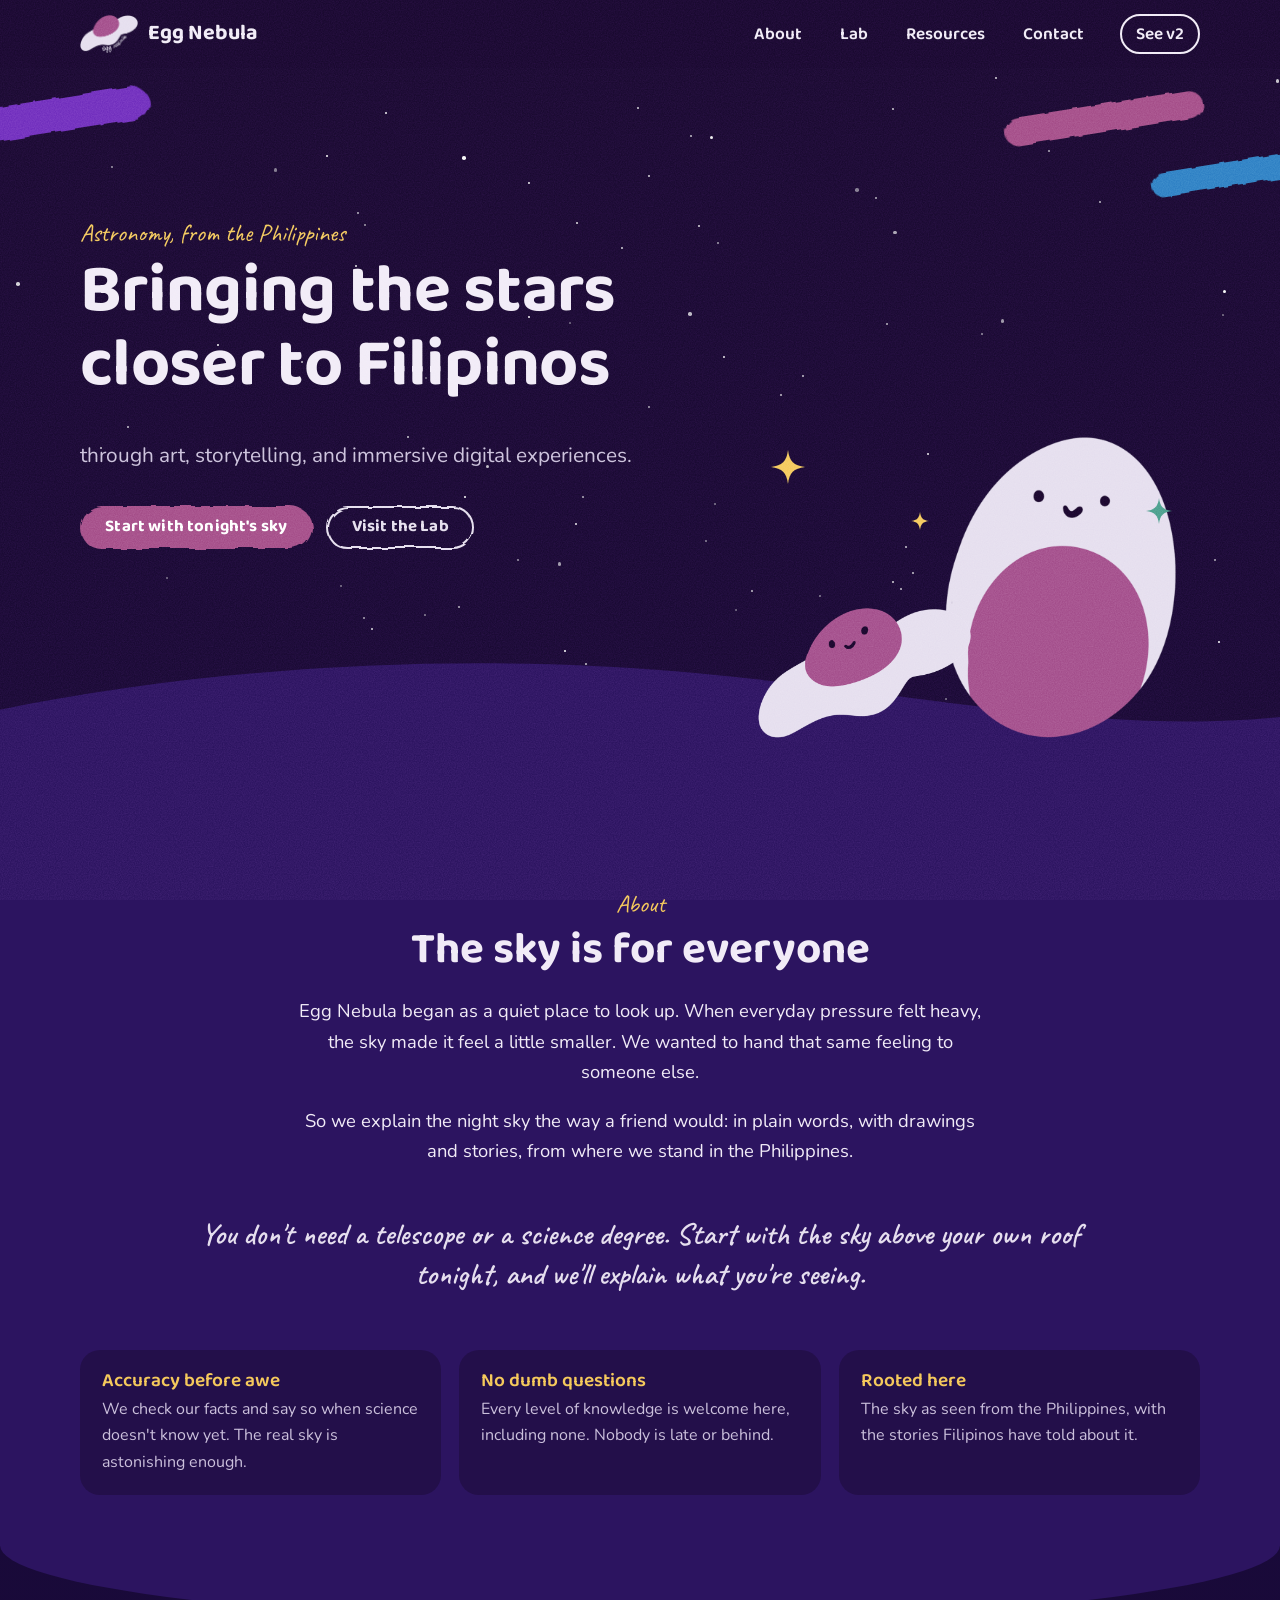
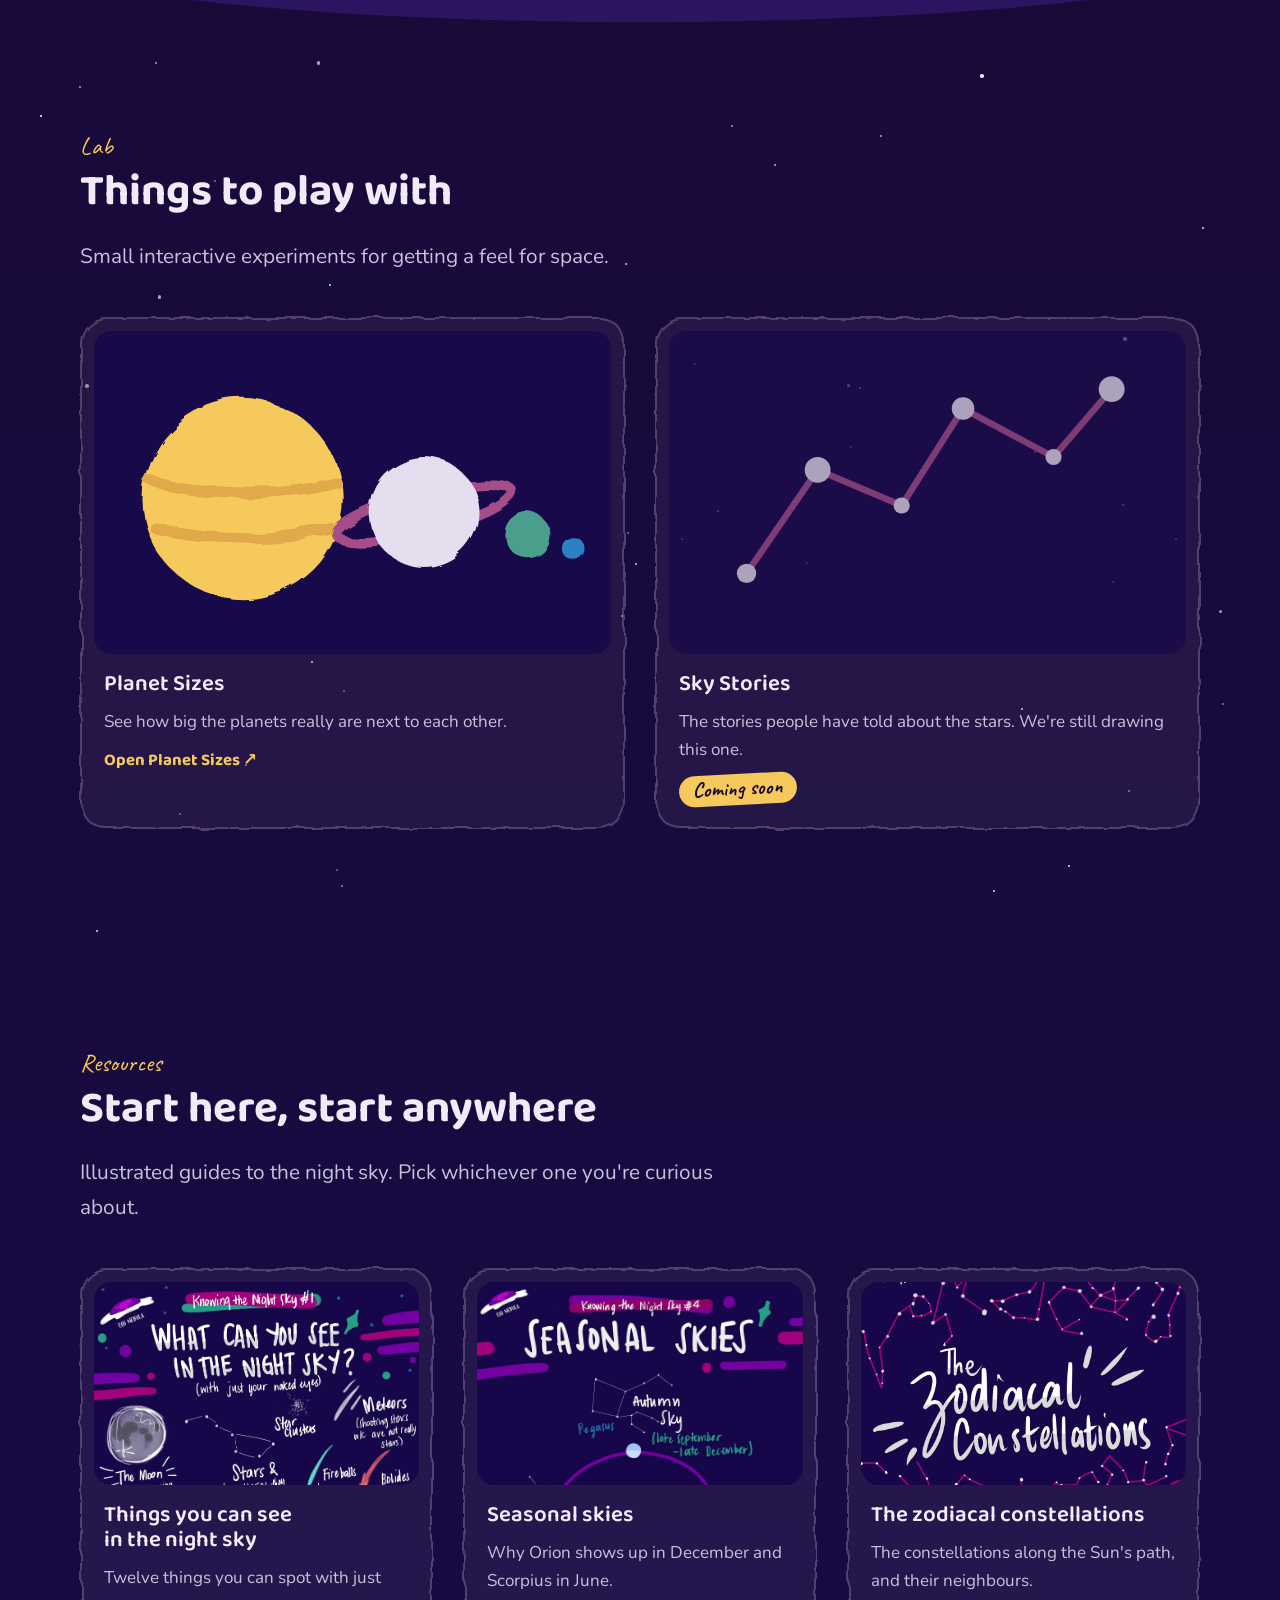
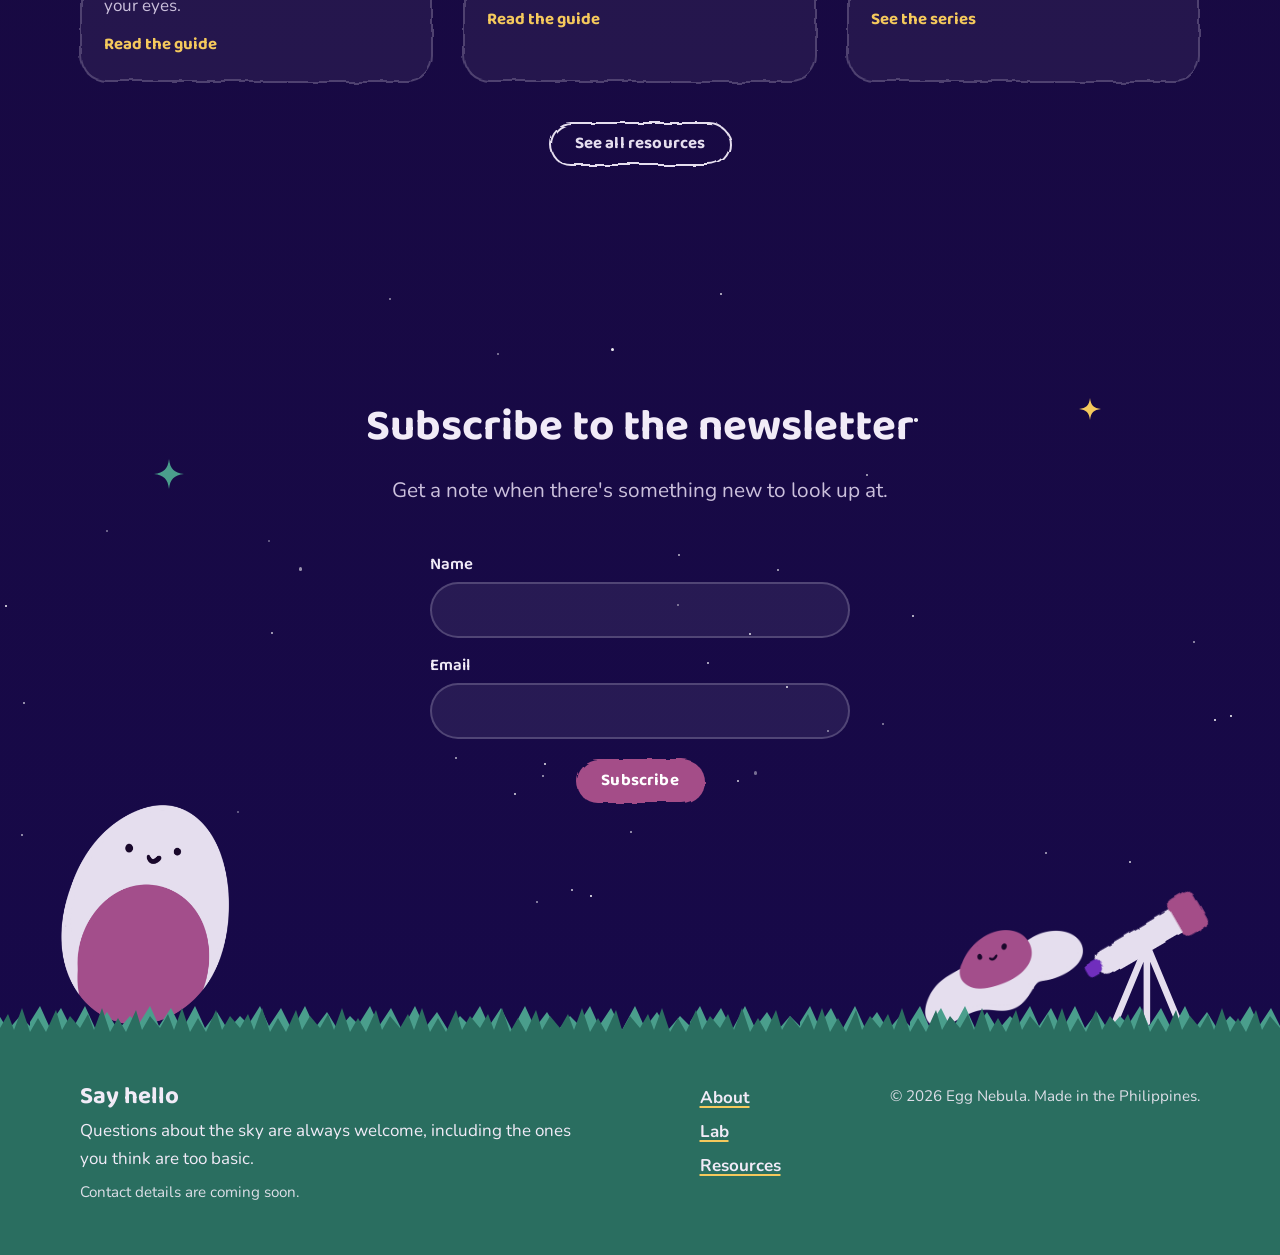
<file: index.html>
<!doctype html>
<html lang="en">
<head>
  <meta charset="utf-8">
  <meta name="viewport" content="width=device-width, initial-scale=1">
  <title>Egg Nebula · Bringing the stars closer to Filipinos</title>
  <meta name="description" content="Egg Nebula explains the night sky warmly, through art, storytelling and digital experiences, for every Filipino who has ever looked up and wondered.">
  <link rel="icon" href="assets/logo-mark.png">
  <link rel="preconnect" href="https://fonts.googleapis.com">
  <link rel="preconnect" href="https://fonts.gstatic.com" crossorigin>
  <link href="https://fonts.googleapis.com/css2?family=Baloo+2:wght@600;700&family=Caveat:wght@600;700&family=Nunito:wght@400;600;700&display=swap" rel="stylesheet">
  <link rel="stylesheet" href="css/styles.css">
  <link rel="stylesheet" href="version-swap.css">
  <script src="version-swap.js"></script>
</head>
<body>
  <a class="skip-link" href="#main">Skip to content</a>

  <svg class="svg-defs" aria-hidden="true" focusable="false">
    <defs>
      <filter id="rough" x="-5%" y="-20%" width="110%" height="140%">
        <feTurbulence type="fractalNoise" baseFrequency="0.035" numOctaves="3" seed="4" result="noise"/>
        <feDisplacementMap in="SourceGraphic" in2="noise" scale="7"/>
      </filter>
      <symbol id="sparkle" viewBox="0 0 24 24">
        <path d="M12 0c1 8 4 11 12 12-8 1-11 4-12 12-1-8-4-11-12-12 8-1 11-4 12-12z"/>
      </symbol>
    </defs>
  </svg>

  <header class="site-header">
    <div class="wrap">
      <a class="brand" href="index.html" aria-label="Egg Nebula, home">
        <img src="assets/logo-mark.png" alt="" width="480" height="309">
        <span>Egg Nebula</span>
      </a>
      <button class="nav-toggle" type="button" aria-expanded="false" aria-controls="site-nav">Menu</button>
      <nav class="site-nav" id="site-nav" aria-label="Main">
        <ul>
          <li><a href="#about">About</a></li>
          <li><a href="#lab">Lab</a></li>
          <li><a href="resources.html">Resources</a></li>
          <li><a href="#contact">Contact</a></li>
          <li><a class="version-link" href="v2/">See v2</a></li>
        </ul>
      </nav>
    </div>
  </header>

  <main id="main">
    <section class="hero">
      <div class="stars" data-count="90"></div>
      <span class="streak" style="--c: var(--violet); --w: 260px; left: -110px; top: 5%"></span>
      <span class="streak" style="--c: var(--magenta); --w: 200px; --h: 28px; right: 6%; top: 5%"></span>
      <span class="streak" style="--c: var(--blue); --w: 170px; --h: 24px; right: -40px; top: 13%"></span>

      <div class="wrap">
        <div class="hero-copy">
          <p class="eyebrow">Astronomy, from the Philippines</p>
          <h1>Bringing the stars closer to Filipinos</h1>
          <p class="lead">through art, storytelling, and immersive digital experiences.</p>
          <div class="hero-actions">
            <a class="btn" href="resources.html">Start with tonight's sky</a>
            <a class="btn btn--ghost" href="#lab">Visit the Lab</a>
          </div>
        </div>

        <div class="hero-scene" aria-hidden="true">
          <svg class="sparkle" style="--s: 34px; left: 8%; top: 4%"><use href="#sparkle"/></svg>
          <svg class="sparkle sparkle--teal" style="--s: 26px; --d: 1.5s; right: 6%; top: 18%"><use href="#sparkle"/></svg>
          <svg class="sparkle" style="--s: 18px; --d: 3s; left: 38%; top: 22%"><use href="#sparkle"/></svg>
          <img class="sunny" src="assets/mascots/sunny-trim.png" alt="" width="720" height="443">
          <img class="nilly" src="assets/mascots/nilly-trim.png" alt="" width="640" height="833">
        </div>
      </div>

      <svg class="hill" viewBox="0 0 1440 140" preserveAspectRatio="none" aria-hidden="true">
        <path d="M0 62C240 14 520 0 760 20c280 24 480 70 680 50v70H0z"/>
      </svg>
    </section>

    <section class="section about" id="about">
      <div class="wrap">
        <p class="eyebrow">About</p>
        <h2>The sky is for everyone</h2>
        <!-- TODO: draft copy based on the brand report. Rewrite in your own words. -->
        <div class="about-copy">
          <p>Egg Nebula began as a quiet place to look up. When everyday pressure felt heavy, the sky made it feel a little smaller. We wanted to hand that same feeling to someone else.</p>
          <p>So we explain the night sky the way a friend would: in plain words, with drawings and stories, from where we stand in the Philippines.</p>
        </div>
        <blockquote>
          You don't need a telescope or a science degree. Start with the sky above your own roof tonight, and we'll explain what you're seeing.
        </blockquote>

        <ul class="values">
          <li>
            <h3>Accuracy before awe</h3>
            <p>We check our facts and say so when science doesn't know yet. The real sky is astonishing enough.</p>
          </li>
          <li>
            <h3>No dumb questions</h3>
            <p>Every level of knowledge is welcome here, including none. Nobody is late or behind.</p>
          </li>
          <li>
            <h3>Rooted here</h3>
            <p>The sky as seen from the Philippines, with the stories Filipinos have told about it.</p>
          </li>
        </ul>
      </div>
    </section>

    <section class="section" id="lab">
      <div class="stars" data-count="50"></div>
      <div class="wrap">
        <div class="section-head">
          <p class="eyebrow">Lab</p>
          <h2>Things to play with</h2>
          <p class="lead">Small interactive experiments for getting a feel for space.</p>
        </div>

        <div class="cards cards--2">
          <a class="card" href="https://lab.eggnebula.com/planet-sizes" target="_blank" rel="noopener">
            <div class="card-art">
              <svg viewBox="0 0 320 200" preserveAspectRatio="xMidYMid slice" aria-hidden="true">
                <rect width="320" height="200" fill="#17094a"/>
                <g filter="url(#rough)">
                  <circle cx="92" cy="104" r="62" fill="#f5c95c"/>
                  <path d="M34 92c36 10 80 12 116 2M38 122c34 8 76 8 108 0" stroke="#e0a94a" stroke-width="7" fill="none" stroke-linecap="round"/>
                  <ellipse cx="204" cy="112" rx="56" ry="12" fill="none" stroke="#a44d88" stroke-width="6" transform="rotate(-14 204 112)"/>
                  <circle cx="204" cy="112" r="34" fill="#e5deee"/>
                  <circle cx="268" cy="126" r="14" fill="#4a9e8c"/>
                  <circle cx="296" cy="134" r="7" fill="#2f80c4"/>
                </g>
              </svg>
            </div>
            <div class="card-body">
              <h3>Planet Sizes</h3>
              <p>See how big the planets really are next to each other.</p>
              <span class="card-link">Open Planet Sizes <span aria-hidden="true">↗</span><span class="visually-hidden">(opens in a new tab)</span></span>
            </div>
          </a>

          <div class="card card--soon">
            <div class="card-art">
              <svg viewBox="0 0 320 200" preserveAspectRatio="xMidYMid slice" aria-hidden="true">
                <rect width="320" height="200" fill="#17094a"/>
                <path d="M48 150l44-64 52 22 38-60 56 30 36-42" fill="none" stroke="#a44d88" stroke-width="4" stroke-linejoin="round" stroke-linecap="round"/>
                <g fill="#e5deee">
                  <circle cx="48" cy="150" r="6"/><circle cx="92" cy="86" r="8"/><circle cx="144" cy="108" r="5"/>
                  <circle cx="182" cy="48" r="7"/><circle cx="238" cy="78" r="5"/><circle cx="274" cy="36" r="8"/>
                </g>
              </svg>
            </div>
            <div class="card-body">
              <h3>Sky Stories</h3>
              <p>The stories people have told about the stars. We're still drawing this one.</p>
              <span class="tag">Coming soon</span>
            </div>
          </div>
        </div>
      </div>
    </section>

    <section class="section" id="resources">
      <div class="wrap">
        <div class="section-head">
          <p class="eyebrow">Resources</p>
          <h2>Start here, start anywhere</h2>
          <p class="lead">Illustrated guides to the night sky. Pick whichever one you're curious about.</p>
        </div>

        <div class="cards cards--3">
          <a class="card" href="resources.html#night-sky">
            <div class="card-art"><img src="assets/knowing-the-night-sky/things-you-can-see.jpg" alt="" loading="lazy" width="1582" height="2048"></div>
            <div class="card-body">
              <h3>Things you can see in the night sky</h3>
              <p>Twelve things you can spot with just your eyes.</p>
              <span class="card-link">Read the guide</span>
            </div>
          </a>
          <a class="card" href="resources.html#seasonal-skies">
            <div class="card-art"><img src="assets/knowing-the-night-sky/seasonal-skies.jpg" alt="" loading="lazy" width="1448" height="2048"></div>
            <div class="card-body">
              <h3>Seasonal skies</h3>
              <p>Why Orion shows up in December and Scorpius in June.</p>
              <span class="card-link">Read the guide</span>
            </div>
          </a>
          <a class="card" href="resources.html#zodiac">
            <div class="card-art"><img src="assets/zodiac/1.jpg" alt="" loading="lazy" width="2048" height="2048" style="object-position: center"></div>
            <div class="card-body">
              <h3>The zodiacal constellations</h3>
              <p>The constellations along the Sun's path, and their neighbours.</p>
              <span class="card-link">See the series</span>
            </div>
          </a>
        </div>

        <p class="section-foot"><a class="btn btn--ghost" href="resources.html">See all resources</a></p>
      </div>
    </section>

    <section class="section newsletter" id="newsletter">
      <div class="stars" data-count="40"></div>
      <svg class="sparkle sparkle--teal" style="--s: 30px; left: 12%; top: 22%" aria-hidden="true"><use href="#sparkle"/></svg>
      <svg class="sparkle" style="--s: 22px; --d: 2s; right: 14%; top: 14%" aria-hidden="true"><use href="#sparkle"/></svg>

      <div class="wrap">
        <div class="section-head center">
          <h2>Subscribe to the newsletter</h2>
          <p class="lead">Get a note when there's something new to look up at.</p>
        </div>

        <form class="newsletter-form">
          <div class="field">
            <label for="nl-name">Name</label>
            <input id="nl-name" name="name" type="text" autocomplete="name" required>
          </div>
          <div class="field">
            <label for="nl-email">Email</label>
            <input id="nl-email" name="email" type="email" autocomplete="email" required>
          </div>
          <button class="btn" type="submit">Subscribe</button>
          <p class="form-note" role="status" aria-live="polite"></p>
        </form>
      </div>

      <div class="ground" aria-hidden="true">
        <img class="nilly" src="assets/mascots/nilly-trim.png" alt="" loading="lazy" width="640" height="833">
        <div class="stargazers">
          <img class="sunny" src="assets/mascots/sunny-trim.png" alt="" loading="lazy" width="720" height="443">
          <svg class="telescope" viewBox="0 0 160 180">
            <g stroke="#e5deee" stroke-width="7" stroke-linecap="round">
              <path d="M82 92L48 174M82 92v82M82 92l34 82"/>
            </g>
            <g transform="rotate(-30 82 84)" filter="url(#rough)">
              <rect x="22" y="70" width="108" height="28" rx="9" fill="#e5deee"/>
              <rect x="118" y="62" width="30" height="44" rx="8" fill="#a44d88"/>
              <rect x="8" y="76" width="18" height="16" rx="5" fill="#6f2dbd"/>
            </g>
          </svg>
        </div>
      </div>
      <div class="grass" aria-hidden="true"></div>
    </section>
  </main>

  <footer class="site-footer" id="contact">
    <div class="wrap">
      <div>
        <h2>Say hello</h2>
        <p>Questions about the sky are always welcome, including the ones you think are too basic.</p>
        <!-- TODO: add your contact email and social links, e.g.
             <ul>
               <li><a href="mailto:you@example.com">you@example.com</a></li>
               <li><a href="https://facebook.com/...">Facebook</a></li>
             </ul> -->
        <p class="footer-small">Contact details are coming soon.</p>
      </div>
      <nav aria-label="Footer">
        <ul>
          <li><a href="#about">About</a></li>
          <li><a href="#lab">Lab</a></li>
          <li><a href="resources.html">Resources</a></li>
        </ul>
      </nav>
      <p class="footer-small">© 2026 Egg Nebula. Made in the Philippines.</p>
    </div>
  </footer>

  <script src="js/main.js" defer></script>
</body>
</html>
</file>
<file: css/styles.css>
/* Egg Nebula
   Palette sampled from the existing art; texture borrowed from crayon/pastel references. */

:root {
  --night: #1a0a30;
  --indigo: #17094a;
  --plum: #2c1460;
  --magenta: #a44d88;
  --pink: #e39ccb;
  --violet: #6f2dbd;
  --lavender: #e5deee;
  --teal: #4a9e8c;
  --grass: #2a6e60;
  --blue: #2f80c4;
  --star: #f5c95c;

  --text: #f1ebf7;
  --muted: #cbc0dc;
  --line: rgba(229, 222, 238, 0.22);
  --card: rgba(229, 222, 238, 0.06);

  --font-display: "Baloo 2", "Trebuchet MS", system-ui, sans-serif;
  --font-body: "Nunito", system-ui, -apple-system, "Segoe UI", sans-serif;
  --font-hand: "Caveat", "Segoe Print", cursive;

  --wrap: 1120px;
  --gutter: clamp(16px, 4vw, 40px);
  --hill-h: clamp(70px, 10vw, 140px);
}

*,
*::before,
*::after {
  box-sizing: border-box;
}

html {
  scroll-behavior: smooth;
  scroll-padding-top: 84px;
}

body {
  margin: 0;
  background: linear-gradient(180deg, var(--night) 0%, var(--indigo) 100%) var(--night);
  color: var(--text);
  font-family: var(--font-body);
  font-size: 1.0625rem;
  line-height: 1.65;
  -webkit-font-smoothing: antialiased;
  overflow-x: hidden;
}

/* Paper grain over everything, like pastel on toothy paper. */
body::after {
  content: "";
  position: fixed;
  inset: 0;
  z-index: 50;
  pointer-events: none;
  opacity: 0.32;
  mix-blend-mode: soft-light;
  background-image: url("data:image/svg+xml,%3Csvg xmlns='http://www.w3.org/2000/svg' width='220' height='220'%3E%3Cfilter id='n'%3E%3CfeTurbulence type='fractalNoise' baseFrequency='0.85' numOctaves='2' stitchTiles='stitch'/%3E%3CfeColorMatrix values='0 0 0 0 1 0 0 0 0 1 0 0 0 0 1 0 0 0 1.4 -0.35'/%3E%3C/filter%3E%3Crect width='100%25' height='100%25' filter='url(%23n)'/%3E%3C/svg%3E");
}

img {
  max-width: 100%;
  height: auto;
  display: block;
}

h1,
h2,
h3 {
  font-family: var(--font-display);
  line-height: 1.1;
  margin: 0 0 0.5em;
  text-wrap: balance;
}

h1 {
  font-size: clamp(2.4rem, 6vw, 4.25rem);
  font-weight: 700;
  letter-spacing: -0.01em;
}

h2 {
  font-size: clamp(1.9rem, 4vw, 2.75rem);
  font-weight: 700;
}

h3 {
  font-size: 1.4rem;
  font-weight: 600;
}

p {
  margin: 0 0 1em;
}

a {
  color: var(--text);
  text-decoration-color: var(--star);
  text-decoration-thickness: 2px;
  text-underline-offset: 3px;
}

a:hover {
  color: var(--star);
}

:focus-visible {
  outline: 3px solid var(--star);
  outline-offset: 3px;
  border-radius: 6px;
}

.wrap {
  width: min(var(--wrap), 100% - 2 * var(--gutter));
  margin-inline: auto;
}

.visually-hidden {
  position: absolute;
  width: 1px;
  height: 1px;
  overflow: hidden;
  clip-path: inset(50%);
  white-space: nowrap;
}

.skip-link {
  position: absolute;
  left: 12px;
  top: -60px;
  z-index: 100;
  background: var(--star);
  color: var(--night);
  padding: 8px 14px;
  border-radius: 10px;
  font-weight: 700;
}

.skip-link:focus {
  top: 12px;
}

.svg-defs {
  position: absolute;
  width: 0;
  height: 0;
}

/* ---------- Small pieces ---------- */

.eyebrow {
  font-family: var(--font-hand);
  font-size: 1.55rem;
  line-height: 1.1;
  color: var(--star);
  margin: 0 0 0.35em;
}

.lead {
  font-size: clamp(1.1rem, 2vw, 1.3rem);
  color: var(--muted);
  max-width: 34em;
}

.btn {
  position: relative;
  isolation: isolate;
  display: inline-flex;
  align-items: center;
  gap: 0.5em;
  padding: 0.7em 1.5em;
  border: 0;
  background: none;
  color: #fff;
  font: 700 1.05rem/1.2 var(--font-display);
  letter-spacing: 0.01em;
  text-decoration: none;
  cursor: pointer;
  transition: transform 0.15s ease;
}

.btn::before {
  content: "";
  position: absolute;
  inset: 0;
  z-index: -1;
  border-radius: 999px;
  background: var(--magenta);
  filter: url(#rough);
}

.btn:hover {
  color: #fff;
  transform: translateY(-2px) rotate(-1deg);
}

.btn--ghost::before {
  background: transparent;
  border: 2px solid var(--lavender);
}

.btn--ghost,
.btn--ghost:hover {
  color: var(--lavender);
}

.sparkle {
  position: absolute;
  width: var(--s, 28px);
  height: var(--s, 28px);
  fill: var(--star);
  pointer-events: none;
  animation: twinkle 4.5s ease-in-out infinite;
  animation-delay: var(--d, 0s);
}

.sparkle--teal {
  fill: var(--teal);
}

.streak {
  position: absolute;
  height: var(--h, 34px);
  width: var(--w, 220px);
  border-radius: 999px;
  background: var(--c, var(--magenta));
  transform: rotate(-9deg);
  filter: url(#rough);
  pointer-events: none;
}

.stars {
  position: absolute;
  inset: 0;
  overflow: hidden;
  pointer-events: none;
}

.stars i {
  position: absolute;
  border-radius: 50%;
  background: #fff;
}

.stars i.twinkle {
  animation: twinkle 5s ease-in-out infinite;
}

@keyframes twinkle {
  0%,
  100% {
    opacity: 1;
    scale: 1;
  }
  50% {
    opacity: 0.35;
    scale: 0.8;
  }
}

@keyframes bob {
  0%,
  100% {
    translate: 0 0;
  }
  50% {
    translate: 0 -8px;
  }
}

/* ---------- Header ---------- */

.site-header {
  position: sticky;
  top: 0;
  z-index: 40;
  background: rgba(26, 10, 48, 0.82);
  backdrop-filter: blur(8px);
}

.site-header .wrap {
  display: flex;
  align-items: center;
  justify-content: space-between;
  gap: 16px;
  min-height: 68px;
}

.brand {
  display: inline-flex;
  align-items: center;
  gap: 10px;
  font: 700 1.35rem/1 var(--font-display);
  text-decoration: none;
  color: var(--text);
}

.brand img {
  width: 58px;
}

.nav-toggle {
  display: none;
  background: none;
  border: 2px solid var(--line);
  border-radius: 999px;
  color: var(--text);
  font: 700 1rem var(--font-display);
  padding: 6px 16px;
  cursor: pointer;
}

.site-nav ul {
  display: flex;
  gap: clamp(14px, 3vw, 34px);
  list-style: none;
  margin: 0;
  padding: 0;
}

.site-nav a {
  font: 600 1.08rem var(--font-display);
  text-decoration: none;
  padding: 6px 2px;
  border-bottom: 3px solid transparent;
}

.site-nav a:hover,
.site-nav a[aria-current="page"] {
  color: var(--text);
  border-bottom-color: var(--star);
}

@media (max-width: 640px) {
  .nav-toggle {
    display: block;
  }

  .site-nav {
    display: none;
    position: absolute;
    left: 0;
    right: 0;
    top: 100%;
    background: var(--night);
    border-bottom: 2px solid var(--line);
    padding: 8px var(--gutter) 18px;
  }

  .site-nav.is-open {
    display: block;
  }

  .site-nav ul {
    flex-direction: column;
    gap: 4px;
  }

  .site-nav a {
    display: block;
    padding: 10px 0;
  }
}

/* ---------- Hero ---------- */

.hero {
  position: relative;
  padding-top: clamp(32px, 6vw, 72px);
  overflow: hidden;
}

.hero .wrap {
  position: relative;
  z-index: 2;
  display: grid;
  grid-template-columns: 1.15fr 0.85fr;
  gap: 24px;
  align-items: end;
  min-height: min(74vh, 640px);
}

.hero-copy {
  align-self: center;
  padding-bottom: calc(var(--hill-h) + 24px);
}

.hero-copy .lead {
  margin-bottom: 1.6em;
}

.hero-actions {
  display: flex;
  flex-wrap: wrap;
  gap: 14px;
}

.hero-scene {
  position: relative;
  display: flex;
  align-items: flex-end;
  justify-content: center;
  padding-bottom: calc(var(--hill-h) * 0.32);
}

.hero-scene .sunny {
  width: 46%;
  margin-right: -6%;
  position: relative;
  z-index: 1;
  animation: bob 7s ease-in-out infinite;
}

.hero-scene .nilly {
  width: 50%;
  animation: bob 6s ease-in-out infinite -2s;
}

.hill {
  position: absolute;
  left: 0;
  bottom: -1px;
  width: 100%;
  height: var(--hill-h);
  z-index: 1;
  fill: var(--plum);
}

@media (max-width: 760px) {
  .hero .wrap {
    grid-template-columns: 1fr;
    min-height: 0;
  }

  .hero-copy {
    padding-bottom: 8px;
  }

  .hero-scene {
    max-width: 380px;
    margin-inline: auto;
    width: 100%;
  }
}

/* ---------- Sections ---------- */

.section {
  position: relative;
  padding-block: clamp(56px, 9vw, 110px);
}

.section > .wrap {
  position: relative;
  z-index: 1;
}

@media (max-width: 760px) {
  .streak,
  .newsletter > .sparkle {
    display: none;
  }
}

.section-head {
  max-width: 40em;
  margin-bottom: clamp(24px, 4vw, 44px);
}

.section-head.center {
  margin-inline: auto;
  text-align: center;
}

.section-head.center .lead {
  margin-inline: auto;
}

/* About sits on the hill the mascots stand on. */
.about {
  background: var(--plum);
  border-radius: 0 0 50% 50% / 0 0 clamp(30px, 6vw, 80px) clamp(30px, 6vw, 80px);
  text-align: center;
}

.about-copy {
  max-width: 38em;
  margin-inline: auto;
  font-size: 1.15rem;
}

.about blockquote {
  position: relative;
  max-width: 30em;
  margin: 1.6em auto 0;
  font: 600 clamp(1.5rem, 3vw, 1.9rem) / 1.3 var(--font-hand);
  color: var(--lavender);
}

.values {
  display: grid;
  grid-template-columns: repeat(3, 1fr);
  gap: 18px;
  margin-top: clamp(32px, 5vw, 56px);
  padding: 0;
  list-style: none;
  text-align: left;
}

.values li {
  padding: 20px 22px;
  border-radius: 20px;
  background: rgba(26, 10, 48, 0.45);
}

.values h3 {
  font-size: 1.2rem;
  color: var(--star);
  margin-bottom: 0.25em;
}

.values p {
  margin: 0;
  color: var(--muted);
  font-size: 1rem;
}

@media (max-width: 760px) {
  .values {
    grid-template-columns: 1fr;
  }
}

/* ---------- Cards ---------- */

.cards {
  display: grid;
  gap: clamp(18px, 3vw, 30px);
}

.cards--2 {
  grid-template-columns: repeat(2, 1fr);
}

.cards--3 {
  grid-template-columns: repeat(3, 1fr);
}

@media (max-width: 820px) {
  .cards--3 {
    grid-template-columns: 1fr;
    max-width: 440px;
    margin-inline: auto;
  }
}

@media (max-width: 640px) {
  .cards--2 {
    grid-template-columns: 1fr;
  }
}

.card {
  position: relative;
  isolation: isolate;
  display: flex;
  flex-direction: column;
  color: var(--text);
  text-decoration: none;
  transition: transform 0.2s ease;
}

.card::before {
  content: "";
  position: absolute;
  inset: 0;
  z-index: -1;
  border-radius: 26px;
  background: var(--card);
  border: 2px solid var(--line);
  filter: url(#rough);
}

a.card:hover {
  color: var(--text);
  transform: translateY(-4px) rotate(-0.5deg);
}

a.card:hover::before {
  border-color: var(--star);
}

.card-art {
  margin: 14px 14px 0;
  border-radius: 18px;
  overflow: hidden;
  aspect-ratio: 16 / 10;
  background: var(--indigo);
}

.card-art img,
.card-art svg {
  width: 100%;
  height: 100%;
  object-fit: cover;
  object-position: top;
}

.card-body {
  padding: 18px 24px 24px;
}

.card-body p {
  color: var(--muted);
  margin-bottom: 0.6em;
}

.card-link {
  font: 700 1.05rem var(--font-display);
  color: var(--star);
}

.card--soon .card-art {
  opacity: 0.7;
}

.tag {
  display: inline-block;
  font: 700 1.3rem/1 var(--font-hand);
  color: var(--night);
  background: var(--star);
  padding: 4px 14px 6px;
  border-radius: 999px;
  rotate: -3deg;
}

.section-foot {
  margin-top: clamp(24px, 4vw, 40px);
  text-align: center;
}

/* ---------- Newsletter ---------- */

.newsletter {
  padding-bottom: 0;
  overflow: hidden;
}

.newsletter-form {
  max-width: 420px;
  margin-inline: auto;
  display: grid;
  gap: 14px;
  position: relative;
  z-index: 2;
}

.field label {
  display: block;
  font: 600 1.05rem var(--font-display);
  margin-bottom: 4px;
}

.field input {
  width: 100%;
  padding: 12px 18px;
  border-radius: 999px;
  border: 2px solid var(--line);
  background: rgba(229, 222, 238, 0.08);
  color: var(--text);
  font: inherit;
}

.field input::placeholder {
  color: #a99cc0;
}

.field input:focus-visible {
  outline-offset: 1px;
  border-radius: 999px;
  border-color: var(--star);
}

.newsletter-form .btn {
  justify-self: center;
  margin-top: 6px;
}

.form-note {
  min-height: 1.6em;
  margin: 0;
  text-align: center;
  color: var(--star);
  font-weight: 600;
}

.ground {
  position: relative;
  display: flex;
  justify-content: space-between;
  align-items: flex-end;
  margin-top: -40px;
  padding-inline: var(--gutter);
  max-width: 1240px;
  margin-inline: auto;
}

.ground .nilly {
  width: clamp(90px, 15vw, 170px);
  margin-bottom: 6px;
}

.stargazers {
  display: flex;
  align-items: flex-end;
  margin-bottom: 4px;
}

.stargazers .sunny {
  width: clamp(90px, 14vw, 160px);
  margin-right: -14px;
}

.stargazers .telescope {
  width: clamp(80px, 13vw, 150px);
  height: auto;
}

.grass {
  position: relative;
  height: 46px;
  margin-top: -30px;
  background:
    url("data:image/svg+xml,%3Csvg xmlns='http://www.w3.org/2000/svg' width='80' height='46'%3E%3Cpath d='M0 46V26l8-14 6 16 8-22 8 24 8-14 8 14 10-22 6 20 8-14 10 12v20z' fill='%232a6e60'/%3E%3C/svg%3E") 0 100% / 80px 46px repeat-x,
    url("data:image/svg+xml,%3Csvg xmlns='http://www.w3.org/2000/svg' width='110' height='46'%3E%3Cpath d='M0 46V20l10-16 9 20 12-18 11 22 13-24 10 22 12-16 11 18 12-14 10 10v16z' fill='%234a9e8c'/%3E%3C/svg%3E") 30px 60% / 110px 46px repeat-x;
}

@media (max-width: 640px) {
  .ground {
    margin-top: 24px;
  }
}

/* ---------- Footer ---------- */

.site-footer {
  background: var(--grass);
  padding-block: 36px 44px;
}

.site-footer .wrap {
  display: flex;
  flex-wrap: wrap;
  justify-content: space-between;
  gap: 24px 48px;
}

.site-footer h2 {
  font-size: 1.5rem;
  margin-bottom: 0.3em;
}

.site-footer p {
  margin: 0 0 0.4em;
  max-width: 30em;
}

.site-footer ul {
  list-style: none;
  margin: 0;
  padding: 0;
  display: grid;
  gap: 6px;
}

.site-footer a {
  font-weight: 700;
}

.footer-small {
  font-size: 0.95rem;
  opacity: 0.9;
}

/* ---------- Resources page ---------- */

.page-head {
  position: relative;
  padding-block: clamp(48px, 8vw, 96px) clamp(24px, 4vw, 40px);
  overflow: hidden;
}

.page-head .wrap {
  position: relative;
  z-index: 2;
}

.jump {
  display: flex;
  flex-wrap: wrap;
  gap: 10px;
  list-style: none;
  padding: 0;
  margin: 1.4em 0 0;
}

.jump a {
  display: inline-block;
  padding: 6px 16px;
  border: 2px solid var(--line);
  border-radius: 999px;
  font: 600 1rem var(--font-display);
  text-decoration: none;
}

.jump a:hover {
  border-color: var(--star);
}

.resource-section {
  padding-block: clamp(36px, 6vw, 72px);
  border-top: 2px dashed var(--line);
}

.piece {
  display: grid;
  grid-template-columns: minmax(0, 0.8fr) minmax(0, 1.2fr);
  gap: clamp(20px, 4vw, 48px);
  align-items: start;
  margin-top: clamp(32px, 5vw, 56px);
}

.piece-text {
  max-width: 38em;
}

.piece-text h3 {
  font-size: clamp(1.5rem, 3vw, 1.9rem);
}

.piece-text h4 {
  font: 600 1.25rem var(--font-display);
  margin: 1.2em 0 0.3em;
  color: var(--star);
}

.piece-text dl {
  margin: 0;
}

.piece-text dt {
  font: 600 1.12rem var(--font-display);
  color: var(--pink);
  margin-top: 0.9em;
}

.piece-text dd {
  margin: 0;
  color: var(--text);
}

@media (max-width: 760px) {
  .piece {
    grid-template-columns: 1fr;
  }

  .piece .zoom {
    max-width: 420px;
  }
}

.zoom {
  display: block;
  width: 100%;
  padding: 0;
  border: 2px solid var(--line);
  border-radius: 18px;
  overflow: hidden;
  background: var(--indigo);
  cursor: zoom-in;
  transition: transform 0.2s ease, border-color 0.2s ease;
}

.zoom:hover {
  transform: rotate(-0.6deg) scale(1.01);
  border-color: var(--star);
}

.zoom:focus-visible {
  border-radius: 18px;
}

.gallery {
  display: grid;
  grid-template-columns: repeat(auto-fill, minmax(190px, 1fr));
  gap: 16px;
  list-style: none;
  padding: 0;
  margin: clamp(24px, 4vw, 40px) 0 0;
}

@media (max-width: 460px) {
  .gallery {
    grid-template-columns: repeat(2, 1fr);
    gap: 10px;
  }
}

/* ---------- Lightbox ---------- */

.lightbox {
  border: 0;
  padding: 0;
  background: transparent;
  color: var(--text);
  max-width: min(96vw, 1000px);
  max-height: 96vh;
  overflow: visible;
}

.lightbox::backdrop {
  background: rgba(12, 4, 26, 0.9);
}

.lightbox img {
  max-width: 100%;
  max-height: calc(96vh - 110px);
  width: auto;
  margin-inline: auto;
  border-radius: 14px;
}

.lightbox-bar {
  display: flex;
  align-items: center;
  justify-content: center;
  gap: 14px;
  padding-top: 12px;
}

.lightbox-bar button {
  min-width: 44px;
  min-height: 44px;
  padding: 6px 16px;
  border-radius: 999px;
  border: 2px solid var(--line);
  background: var(--night);
  color: var(--text);
  font: 700 1rem var(--font-display);
  cursor: pointer;
}

.lightbox-bar button:hover {
  border-color: var(--star);
}

.lightbox-count {
  font: 600 1.3rem var(--font-hand);
  min-width: 4em;
  text-align: center;
}

@media (prefers-reduced-motion: reduce) {
  html {
    scroll-behavior: auto;
  }

  *,
  *::before,
  *::after {
    animation: none !important;
    transition: none !important;
  }
}
</file>
<file: version-swap.css>
/* Shared by both versions of the site. See version-swap.js.
   The wipe between v1 and v2 is drawn by the browser's View Transitions: it holds a picture
   of the page you are leaving, and uncovers the new page from one side while a divider
   rides along the edge. V1 is always on the left of the divider and V2 on the right. */

@view-transition {
  navigation: auto;
}

@media (prefers-reduced-motion: reduce) {
  @view-transition {
    navigation: none;
  }
}

/* ----- The link in the navigation ----- */

.site-nav a.version-link {
  padding: 4px 14px;
  border: 2px solid currentColor;
  border-radius: 999px;
  white-space: nowrap;
}

.site-nav a.version-link::after {
  display: none;
}

/* ----- The divider (only in the page during a wipe) ----- */

.swap-handle {
  position: fixed;
  top: 0;
  left: 0;
  z-index: 1000;
  display: flex;
  align-items: center;
  justify-content: center;
  gap: 12px;
  width: 360px;
  height: 100vh;
  pointer-events: none;
  view-transition-name: swap-handle;
  font: 700 13px/1 "Lexend", system-ui, sans-serif;
  letter-spacing: 0.04em;
  color: #19082c;
}

/* The line itself, down the middle of the handle. */
.swap-handle::before {
  content: "";
  position: absolute;
  top: 0;
  bottom: 0;
  left: 50%;
  width: 4px;
  margin-left: -2px;
  background: #fff;
  box-shadow: 0 0 24px rgba(25, 8, 44, 0.6);
}

.swap-handle span {
  position: relative;
  flex: 1;
  white-space: nowrap;
}

.swap-handle span:first-child {
  text-align: right;
}

.swap-handle span::before {
  content: "";
  position: absolute;
  inset: -9px -14px;
  z-index: -1;
  border-radius: 999px;
  background: #fff;
}

.swap-handle span:first-child::before {
  left: auto;
  width: calc(11ch + 28px);
}

.swap-handle span:last-child::before {
  right: auto;
  width: calc(9ch + 28px);
}

/* The round grip on the line. */
.swap-handle i {
  position: relative;
  flex: none;
  width: 48px;
  height: 48px;
  border-radius: 50%;
  background: #fff;
  box-shadow: 0 4px 18px rgba(25, 8, 44, 0.5);
}

.swap-handle i::before,
.swap-handle i::after {
  content: "";
  position: absolute;
  top: 50%;
  width: 9px;
  height: 9px;
  border: solid #19082c;
  border-width: 0 0 3px 3px;
}

.swap-handle i::before {
  left: 12px;
  transform: translateY(-50%) rotate(45deg);
}

.swap-handle i::after {
  right: 12px;
  transform: translateY(-50%) rotate(-135deg);
}

/* ----- The wipe ----- */

/* The page being left stays put underneath; the new page is uncovered on top of it. */
html.version-swap::view-transition-old(root) {
  animation: swap-hold 1.4s both;
  mix-blend-mode: normal;
}

html.version-swap::view-transition-new(root) {
  mix-blend-mode: normal;
}

html.version-swap::view-transition-new(swap-handle) {
  animation: none;
}

/* Going to V2: it is uncovered from the right, and the divider travels right to left. */
html.to-v2::view-transition-new(root) {
  animation: swap-from-right 1.4s cubic-bezier(0.76, 0, 0.24, 1) both;
}

html.to-v2::view-transition-group(swap-handle) {
  animation: swap-handle-leftward 1.4s cubic-bezier(0.76, 0, 0.24, 1) both;
}

/* Going back to V1: it is uncovered from the left, and the divider travels left to right. */
html.to-v1::view-transition-new(root) {
  animation: swap-from-left 1.4s cubic-bezier(0.76, 0, 0.24, 1) both;
}

html.to-v1::view-transition-group(swap-handle) {
  animation: swap-handle-rightward 1.4s cubic-bezier(0.76, 0, 0.24, 1) both;
}

@keyframes swap-hold {
  from,
  to {
    opacity: 1;
  }
}

@keyframes swap-from-right {
  from {
    clip-path: inset(0 0 0 100%);
  }
  to {
    clip-path: inset(0 0 0 0);
  }
}

@keyframes swap-from-left {
  from {
    clip-path: inset(0 100% 0 0);
  }
  to {
    clip-path: inset(0 0 0 0);
  }
}

/* The handle is 360px wide with its line in the middle, hence the 180px.
   It is moved with `left` rather than a transform on purpose: the browser runs transform
   animations on a separate, faster path than clip-path ones, and the divider would run a
   frame or two ahead of the edge it is meant to sit on. */
@keyframes swap-handle-leftward {
  from {
    left: calc(100vw - 180px);
    transform: none;
  }
  to {
    left: -180px;
    transform: none;
  }
}

@keyframes swap-handle-rightward {
  from {
    left: -180px;
    transform: none;
  }
  to {
    left: calc(100vw - 180px);
    transform: none;
  }
}
</file>
